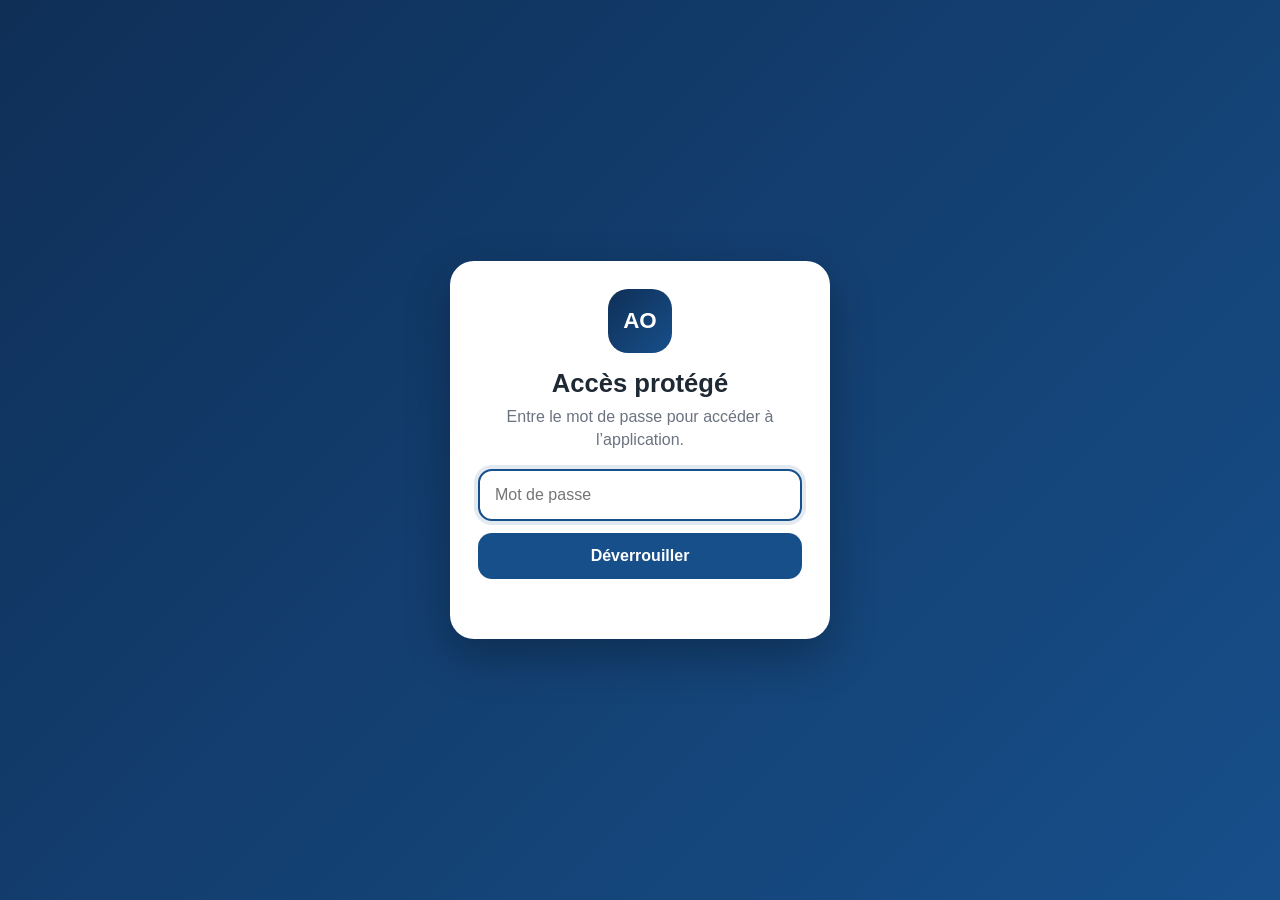
<file: index.html>
<!DOCTYPE html>
<html lang="fr">
<head>
    <meta charset="UTF-8">
    <meta name="viewport" content="width=device-width, initial-scale=1.0">
   <title>Recherche AO</title>

<link rel="manifest" href="manifest.json">
<meta name="theme-color" content="#174f8a">

<link rel="stylesheet" href="style.css">
</head>
<body>

    <div id="lockScreen" class="lock-screen">
    <div class="lock-card">
        <div class="lock-badge">AO</div>

        <h1>Accès protégé</h1>
        <p>Entre le mot de passe pour accéder à l’application.</p>

        <input 
            type="password" 
            id="passwordInput" 
            placeholder="Mot de passe"
            autocomplete="off"
        >

        <button id="unlockBtn" class="unlock-btn">
            Déverrouiller
        </button>

        <p id="passwordError" class="password-error"></p>
    </div>
</div>

    <header class="app-header">
        <div class="header-content">
            <span class="app-badge">AO</span>
            <h1>Recherche AO</h1>
            <p>Recherche rapide des amendes d’ordre — édition 2026</p>
            <p id="totalCount" class="total-count">Chargement de la base...</p>
            <button id="themeToggleBtn" class="theme-toggle" type="button">
    🌙 Mode nuit
</button>

            <button id="lockBtn" class="theme-toggle lock-app-btn" type="button">
    🔒 Verrouiller
</button>

            <a href="a-propos.html" class="theme-toggle about-link">
            ℹ️ À propos
            </a>
            
        </div>
    </header>

    <main class="container">

        <section class="search-section">
            <label for="searchInput">Rechercher une amende</label>

            <div class="search-wrapper">
                <input 
                    type="text" 
                    id="searchInput" 
                    placeholder="Téléphone, stop, trottoir, 311..."
                    autocomplete="off"
                >

                <button id="clearSearchBtn" class="clear-btn" title="Effacer la recherche">
                    ×
                </button>
            </div>

            <div class="quick-actions">
                <button id="showAllBtn" class="secondary-btn">Voir tout</button>
                <button id="resetBtn" class="secondary-btn">Réinitialiser</button>
            </div>

            <div class="filters">
            <button class="filter-btn active" data-category="all">Toutes</button>
            <button class="filter-btn" data-category="administratif">Administratif</button>
            <button class="filter-btn" data-category="stationnement">Stationnement</button>
            <button class="filter-btn" data-category="circulation">Circulation</button>
            <button class="filter-btn" data-category="equipement">Équipement</button>
            <button class="filter-btn" data-category="detenteur">Détenteur</button>
            <button class="filter-btn" data-category="cyclistes">Cyclistes</button>
            <button class="filter-btn" data-category="passagers">Passagers</button>
            <button class="filter-btn" data-category="piétons">Piétons</button>
            <button class="filter-btn" data-category="navigation">Navigation</button>
            <button class="filter-btn" data-category="autres">Autres lois</button>
        </div>
        </section>

        <section class="results-info">
            <p id="resultCount">Tape un mot-clé ou sélectionne une catégorie.</p>
        </section>

        <section id="resultsContainer" class="results-container">
            <!-- Les résultats apparaîtront ici -->
        </section>

    </main>

    <footer class="app-footer">
        <p>Version d’essai 2026 — données en cours de validation</p>
    </footer>

    <button id="backToTopBtn" class="back-to-top" title="Remonter en haut">
    ↑
</button>

    <script src="data.js"></script>
    <script src="mise-a-jour-ao-2026.js"></script>
    <script src="script.js"></script>
</body>
</html>
</file>
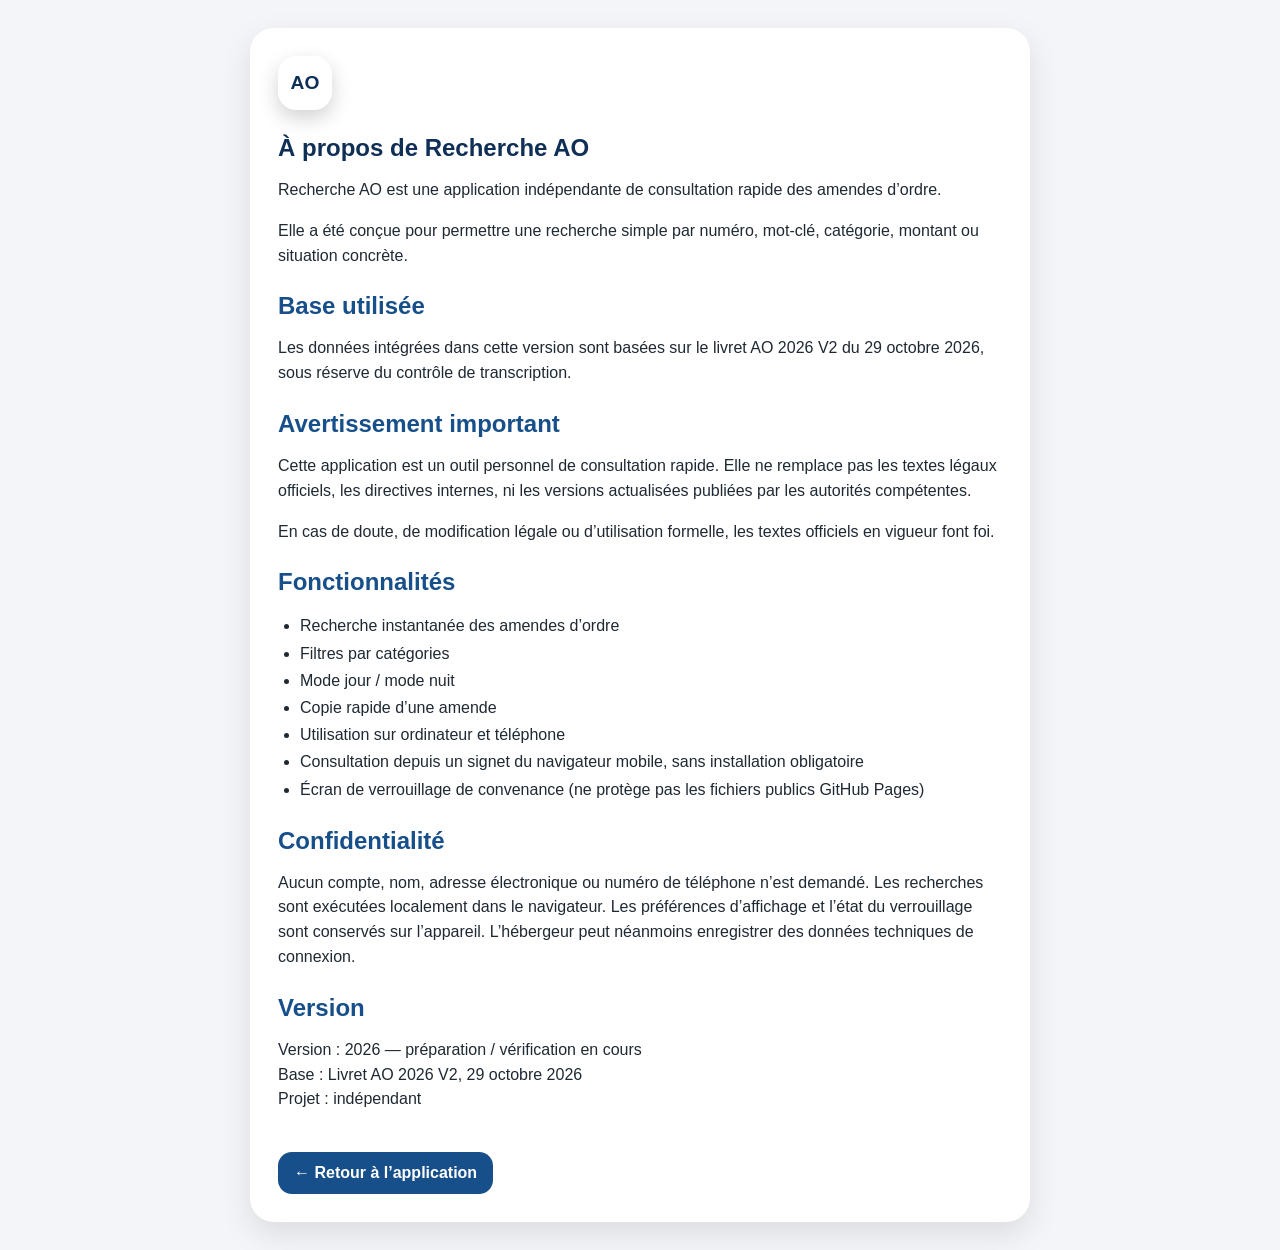
<file: a-propos.html>
<!DOCTYPE html>
<html lang="fr">
<head>
    <meta charset="UTF-8">
    <meta name="viewport" content="width=device-width, initial-scale=1.0">
    <title>À propos — Recherche AO</title>

    <link rel="manifest" href="manifest.json">
    <meta name="theme-color" content="#174f8a">

    <link rel="stylesheet" href="style.css">
</head>
<body>

    <main class="container about-page">

        <section class="about-card">
            <span class="app-badge">AO</span>

            <h1>À propos de Recherche AO</h1>

            <p>
                Recherche AO est une application indépendante de consultation rapide
                des amendes d’ordre.
            </p>

            <p>
                Elle a été conçue pour permettre une recherche simple par numéro,
                mot-clé, catégorie, montant ou situation concrète.
            </p>

            <h2>Base utilisée</h2>

            <p>
                Les données intégrées dans cette version sont basées sur le livret
                AO 2026 V2 du 29 octobre 2026, sous réserve du contrôle de transcription.
            </p>

            <h2>Avertissement important</h2>

            <p>
                Cette application est un outil personnel de consultation rapide.
                Elle ne remplace pas les textes légaux officiels, les directives
                internes, ni les versions actualisées publiées par les autorités
                compétentes.
            </p>

            <p>
                En cas de doute, de modification légale ou d’utilisation formelle,
                les textes officiels en vigueur font foi.
            </p>

            <h2>Fonctionnalités</h2>

            <ul>
                <li>Recherche instantanée des amendes d’ordre</li>
                <li>Filtres par catégories</li>
                <li>Mode jour / mode nuit</li>
                <li>Copie rapide d’une amende</li>
                <li>Utilisation sur ordinateur et téléphone</li>
                <li>Consultation depuis un signet du navigateur mobile, sans installation obligatoire</li>
                <li>Écran de verrouillage de convenance (ne protège pas les fichiers publics GitHub Pages)</li>
            </ul>

            <h2>Confidentialité</h2>
            <p>Aucun compte, nom, adresse électronique ou numéro de téléphone n’est demandé. Les recherches sont exécutées localement dans le navigateur. Les préférences d’affichage et l’état du verrouillage sont conservés sur l’appareil. L’hébergeur peut néanmoins enregistrer des données techniques de connexion.</p>
            <h2>Version</h2>

            <p>
                Version : 2026 — préparation / vérification en cours<br>
                Base : Livret AO 2026 V2, 29 octobre 2026<br>
                Projet : indépendant
            </p>

            <a href="index.html" class="about-back-btn">
                ← Retour à l’application
            </a>
        </section>

    </main>

</body>
</html>
</file>
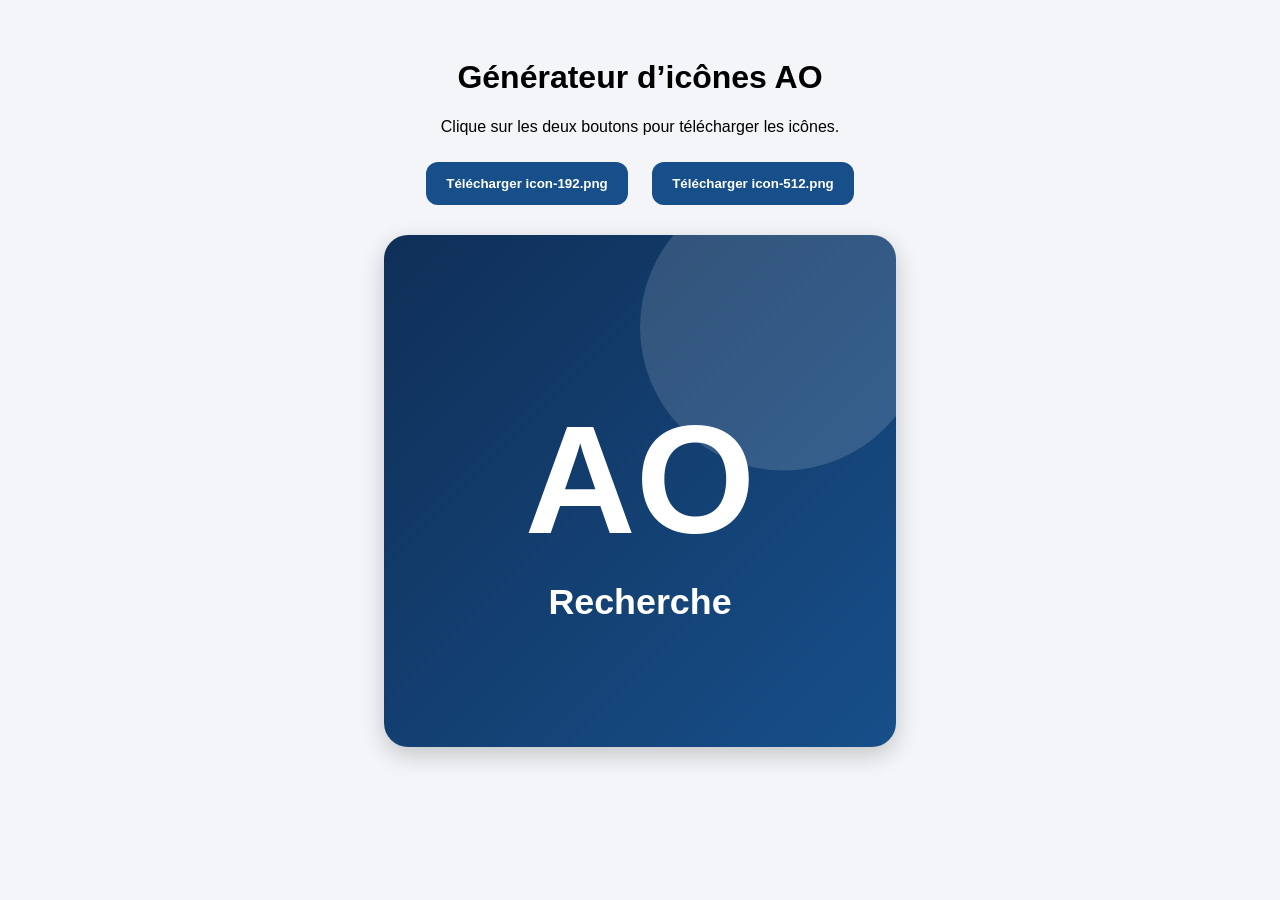
<file: generer-icons.html>
<!DOCTYPE html>
<html lang="fr">
<head>
    <meta charset="UTF-8">
    <title>Générateur icônes AO</title>
    <style>
        body {
            font-family: Arial, sans-serif;
            background: #f3f5f8;
            padding: 30px;
            text-align: center;
        }

        button {
            background: #174f8a;
            color: white;
            border: none;
            padding: 14px 20px;
            border-radius: 12px;
            font-weight: bold;
            cursor: pointer;
            margin: 10px;
        }

        canvas {
            display: block;
            margin: 20px auto;
            border-radius: 24px;
            box-shadow: 0 8px 24px rgba(0,0,0,0.2);
        }
    </style>
</head>
<body>

    <h1>Générateur d’icônes AO</h1>
    <p>Clique sur les deux boutons pour télécharger les icônes.</p>

    <button onclick="genererIcone(192)">Télécharger icon-192.png</button>
    <button onclick="genererIcone(512)">Télécharger icon-512.png</button>

    <canvas id="canvas" width="512" height="512"></canvas>

    <script>
        function dessinerIcone(taille) {
            const canvas = document.getElementById("canvas");
            canvas.width = taille;
            canvas.height = taille;

            const ctx = canvas.getContext("2d");

            const gradient = ctx.createLinearGradient(0, 0, taille, taille);
            gradient.addColorStop(0, "#0f2f57");
            gradient.addColorStop(1, "#174f8a");

            ctx.fillStyle = gradient;
            ctx.fillRect(0, 0, taille, taille);

            ctx.fillStyle = "rgba(255, 255, 255, 0.14)";
            ctx.beginPath();
            ctx.arc(taille * 0.78, taille * 0.18, taille * 0.28, 0, Math.PI * 2);
            ctx.fill();

            ctx.fillStyle = "white";
            ctx.font = `900 ${taille * 0.30}px Arial`;
            ctx.textAlign = "center";
            ctx.textBaseline = "middle";
            ctx.fillText("AO", taille / 2, taille / 2);

            ctx.font = `bold ${taille * 0.07}px Arial`;
            ctx.fillText("Recherche", taille / 2, taille * 0.72);
        }

        function genererIcone(taille) {
            dessinerIcone(taille);

            const canvas = document.getElementById("canvas");
            const lien = document.createElement("a");

            lien.download = `icon-${taille}.png`;
            lien.href = canvas.toDataURL("image/png");
            lien.click();
        }

        dessinerIcone(512);
    </script>

</body>
</html>
</file>
<file: style.css>
* {
    box-sizing: border-box;
}

:root {
    --blue-dark: #0f2f57;
    --blue: #174f8a;
    --blue-light: #e8f1fb;
    --red: #b91c1c;
    --text: #1f2933;
    --muted: #6b7280;
    --bg: #f3f5f8;
    --card: #ffffff;
    --border: #d6dce5;
}

body {
    margin: 0;
    font-family: Arial, Helvetica, sans-serif;
    background: var(--bg);
    color: var(--text);
}

.app-header {
    background: linear-gradient(135deg, var(--blue-dark), var(--blue));
    color: white;
    padding: 30px 20px 42px;
    text-align: center;
}
.total-count {
    display: inline-block;
    margin-top: 12px;
    padding: 8px 14px;
    background: rgba(255, 255, 255, 0.16);
    border: 1px solid rgba(255, 255, 255, 0.28);
    border-radius: 999px;
    font-size: 0.92rem;
    font-weight: bold;
}

.header-content {
    max-width: 900px;
    margin: 0 auto;
}

.app-badge {
    display: inline-flex;
    align-items: center;
    justify-content: center;
    background: white;
    color: var(--blue-dark);
    width: 54px;
    height: 54px;
    border-radius: 18px;
    font-weight: 900;
    font-size: 1.2rem;
    margin-bottom: 12px;
    box-shadow: 0 8px 20px rgba(0, 0, 0, 0.18);
}

.app-header h1 {
    margin: 0;
    font-size: 2rem;
}

.app-header p {
    margin: 8px 0 0;
    opacity: 0.92;
}

.container {
    width: 100%;
    max-width: 900px;
    margin: 0 auto;
    padding: 20px;
}

.search-section {
    background: var(--card);
    padding: 20px;
    border-radius: 22px;
    box-shadow: 0 12px 28px rgba(0, 0, 0, 0.10);
    margin-top: -46px;
}

.search-section label {
    display: block;
    font-weight: bold;
    margin-bottom: 10px;
}

.search-wrapper {
    position: relative;
}

#searchInput {
    width: 100%;
    padding: 16px 48px 16px 16px;
    font-size: 1.05rem;
    border: 2px solid var(--border);
    border-radius: 16px;
    outline: none;
    background: #ffffff;
}

#searchInput:focus {
    border-color: var(--blue);
    box-shadow: 0 0 0 4px rgba(23, 79, 138, 0.12);
}

.clear-btn {
    position: absolute;
    right: 10px;
    top: 50%;
    transform: translateY(-50%);
    border: none;
    background: #e5eaf0;
    color: var(--text);
    width: 32px;
    height: 32px;
    border-radius: 50%;
    font-size: 1.4rem;
    line-height: 1;
    cursor: pointer;
}

.clear-btn:hover {
    background: #d6dce5;
}

.quick-actions {
    display: flex;
    gap: 10px;
    margin-top: 14px;
}

.secondary-btn {
    flex: 1;
    border: none;
    background: var(--blue-light);
    color: var(--blue-dark);
    padding: 12px 14px;
    border-radius: 14px;
    cursor: pointer;
    font-weight: bold;
}

.secondary-btn:hover {
    background: #d8e8f8;
}

.filters {
    display: flex;
    gap: 10px;
    flex-wrap: wrap;
    margin-top: 16px;
}

.filter-btn {
    border: none;
    background: #e5eaf0;
    color: var(--text);
    padding: 10px 14px;
    border-radius: 999px;
    cursor: pointer;
    font-weight: bold;
}

.filter-btn.active {
    background: var(--blue);
    color: white;
}

.results-info {
    margin: 18px 4px;
    font-weight: bold;
    color: #4b5563;
}

.results-container {
    display: grid;
    gap: 14px;
}

.ao-card {
    background: var(--card);
    border-radius: 18px;
    padding: 18px;
    box-shadow: 0 8px 22px rgba(0, 0, 0, 0.07);
    border-left: 6px solid var(--blue);
}

.ao-card-header {
    display: flex;
    justify-content: space-between;
    gap: 12px;
    align-items: flex-start;
}

.ao-number {
    display: inline-block;
    background: var(--blue-dark);
    color: white;
    padding: 7px 11px;
    border-radius: 12px;
    font-weight: bold;
}

.ao-amount {
    font-size: 1.3rem;
    font-weight: bold;
    color: var(--red);
    white-space: nowrap;
}

.ao-description {
    margin: 14px 0;
    font-size: 1rem;
    line-height: 1.45;
}

.ao-meta {
    font-size: 0.9rem;
    color: #5f6b7a;
}

.card-actions {
    display: flex;
    gap: 10px;
    margin-top: 14px;
}

.copy-btn {
    border: none;
    background: var(--blue);
    color: white;
    padding: 11px 14px;
    border-radius: 12px;
    cursor: pointer;
    font-weight: bold;
}

.copy-btn:hover {
    background: var(--blue-dark);
}

.no-result {
    background: var(--card);
    padding: 22px;
    border-radius: 18px;
    text-align: center;
    color: var(--muted);
}

.app-footer {
    text-align: center;
    padding: 24px;
    color: var(--muted);
    font-size: 0.9rem;
}

@media (max-width: 600px) {
    .app-header {
        padding: 24px 16px 52px;
    }

    .app-header h1 {
        font-size: 1.7rem;
    }

    .container {
        padding: 14px;
    }

    .search-section {
        border-radius: 20px;
        padding: 16px;
        margin-top: -48px;
    }

    #searchInput {
        font-size: 1rem;
        padding: 15px 48px 15px 14px;
    }

    .filters {
        display: grid;
        grid-template-columns: repeat(2, 1fr);
    }

    .filter-btn {
        width: 100%;
        padding: 12px 10px;
    }

    .ao-card-header {
        flex-direction: column;
    }

    .ao-amount {
        font-size: 1.25rem;
    }

    .copy-btn {
        width: 100%;
    }
}
.back-to-top {
    position: fixed;
    right: 18px;
    bottom: 18px;
    width: 48px;
    height: 48px;
    border: none;
    border-radius: 50%;
    background: var(--blue);
    color: white;
    font-size: 1.5rem;
    font-weight: bold;
    cursor: pointer;
    box-shadow: 0 8px 22px rgba(0, 0, 0, 0.22);
    opacity: 0;
    visibility: hidden;
    transform: translateY(12px);
    transition: opacity 0.25s ease, transform 0.25s ease, visibility 0.25s ease;
    z-index: 999;
}

.back-to-top.visible {
    opacity: 1;
    visibility: visible;
    transform: translateY(0);
}

.back-to-top:hover {
    background: var(--blue-dark);
}

@media (max-width: 600px) {
    .back-to-top {
        right: 14px;
        bottom: 14px;
        width: 46px;
        height: 46px;
        font-size: 1.4rem;
    }
}
.theme-toggle {
    display: inline-block;
    margin-top: 12px;
    padding: 10px 16px;
    border: 1px solid rgba(255, 255, 255, 0.35);
    border-radius: 999px;
    background: rgba(255, 255, 255, 0.16);
    color: white;
    font-weight: bold;
    cursor: pointer;
}

.theme-toggle:hover {
    background: rgba(255, 255, 255, 0.25);
}

/* MODE NUIT */
body.dark-mode {
    --bg: #0f172a;
    --card: #111827;
    --text: #e5e7eb;
    --muted: #9ca3af;
    --border: #374151;
    --blue-light: #1e3a5f;

    background: var(--bg);
    color: var(--text);
}

body.dark-mode .app-header {
    background: linear-gradient(135deg, #020617, #0f2f57);
}

body.dark-mode .search-section,
body.dark-mode .ao-card,
body.dark-mode .no-result {
    background: var(--card);
    color: var(--text);
}

body.dark-mode #searchInput {
    background: #020617;
    color: var(--text);
    border-color: var(--border);
}

body.dark-mode #searchInput::placeholder {
    color: #9ca3af;
}

body.dark-mode .filter-btn {
    background: #1f2937;
    color: var(--text);
}

body.dark-mode .filter-btn.active {
    background: var(--blue);
    color: white;
}

body.dark-mode .secondary-btn {
    background: #1f2937;
    color: var(--text);
}

body.dark-mode .secondary-btn:hover {
    background: #374151;
}

body.dark-mode .clear-btn {
    background: #374151;
    color: white;
}

body.dark-mode .ao-meta,
body.dark-mode .results-info,
body.dark-mode .app-footer {
    color: var(--muted);
}

body.dark-mode .ao-number {
    background: #020617;
}

body.dark-mode .theme-toggle {
    background: rgba(255, 255, 255, 0.10);
}
/* ÉCRAN DE VERROUILLAGE */
.lock-screen {
    position: fixed;
    inset: 0;
    background: linear-gradient(135deg, #0f2f57, #174f8a);
    display: flex;
    align-items: center;
    justify-content: center;
    padding: 22px;
    z-index: 9999;
}

.lock-screen.hidden {
    display: none;
}

.lock-card {
    width: 100%;
    max-width: 380px;
    background: white;
    color: #1f2933;
    border-radius: 24px;
    padding: 28px;
    text-align: center;
    box-shadow: 0 18px 45px rgba(0, 0, 0, 0.28);
}

.lock-badge {
    width: 64px;
    height: 64px;
    margin: 0 auto 16px;
    border-radius: 20px;
    background: linear-gradient(135deg, #0f2f57, #174f8a);
    color: white;
    display: flex;
    align-items: center;
    justify-content: center;
    font-weight: 900;
    font-size: 1.4rem;
}

.lock-card h1 {
    margin: 0 0 8px;
    font-size: 1.6rem;
}

.lock-card p {
    margin: 0 0 18px;
    color: #6b7280;
    line-height: 1.4;
}

#passwordInput {
    width: 100%;
    padding: 15px;
    border: 2px solid #d6dce5;
    border-radius: 14px;
    font-size: 1rem;
    outline: none;
    margin-bottom: 12px;
}

#passwordInput:focus {
    border-color: #174f8a;
    box-shadow: 0 0 0 4px rgba(23, 79, 138, 0.12);
}

.unlock-btn {
    width: 100%;
    border: none;
    background: #174f8a;
    color: white;
    padding: 14px;
    border-radius: 14px;
    font-weight: bold;
    font-size: 1rem;
    cursor: pointer;
}

.unlock-btn:hover {
    background: #0f2f57;
}

.password-error {
    margin-top: 12px !important;
    margin-bottom: 0 !important;
    color: #b91c1c !important;
    font-weight: bold;
    min-height: 20px;
}

.lock-app-btn {
    margin-left: 8px;
}

/* Mode nuit aussi pour l’écran verrouillé */
body.dark-mode .lock-card {
    background: #111827;
    color: #e5e7eb;
}

body.dark-mode .lock-card p {
    color: #9ca3af;
}

body.dark-mode #passwordInput {
    background: #020617;
    color: #e5e7eb;
    border-color: #374151;
}
/* PAGE À PROPOS */
.about-page {
    min-height: 100vh;
    display: flex;
    align-items: center;
    justify-content: center;
    padding-top: 28px;
    padding-bottom: 28px;
}

.about-card {
    width: 100%;
    max-width: 780px;
    background: var(--card);
    color: var(--text);
    border-radius: 24px;
    padding: 28px;
    box-shadow: 0 12px 32px rgba(0, 0, 0, 0.10);
}

.about-card h1 {
    margin-top: 12px;
    margin-bottom: 14px;
    color: var(--blue-dark);
}

.about-card h2 {
    margin-top: 24px;
    margin-bottom: 8px;
    color: var(--blue);
}

.about-card p {
    line-height: 1.55;
    color: var(--text);
}

.about-card ul {
    padding-left: 22px;
    line-height: 1.7;
}

.about-back-btn {
    display: inline-block;
    margin-top: 24px;
    background: var(--blue);
    color: white;
    text-decoration: none;
    padding: 12px 16px;
    border-radius: 14px;
    font-weight: bold;
}

.about-back-btn:hover {
    background: var(--blue-dark);
}

/* Mode nuit pour la page À propos */
body.dark-mode .about-card h1 {
    color: #e5e7eb;
}

body.dark-mode .about-card h2 {
    color: #93c5fd;
}

@media (max-width: 600px) {
    .about-page {
        align-items: flex-start;
        padding: 14px;
    }

    .about-card {
        padding: 22px;
        border-radius: 20px;
    }
}
.about-link {
    text-decoration: none;
}
</file>
